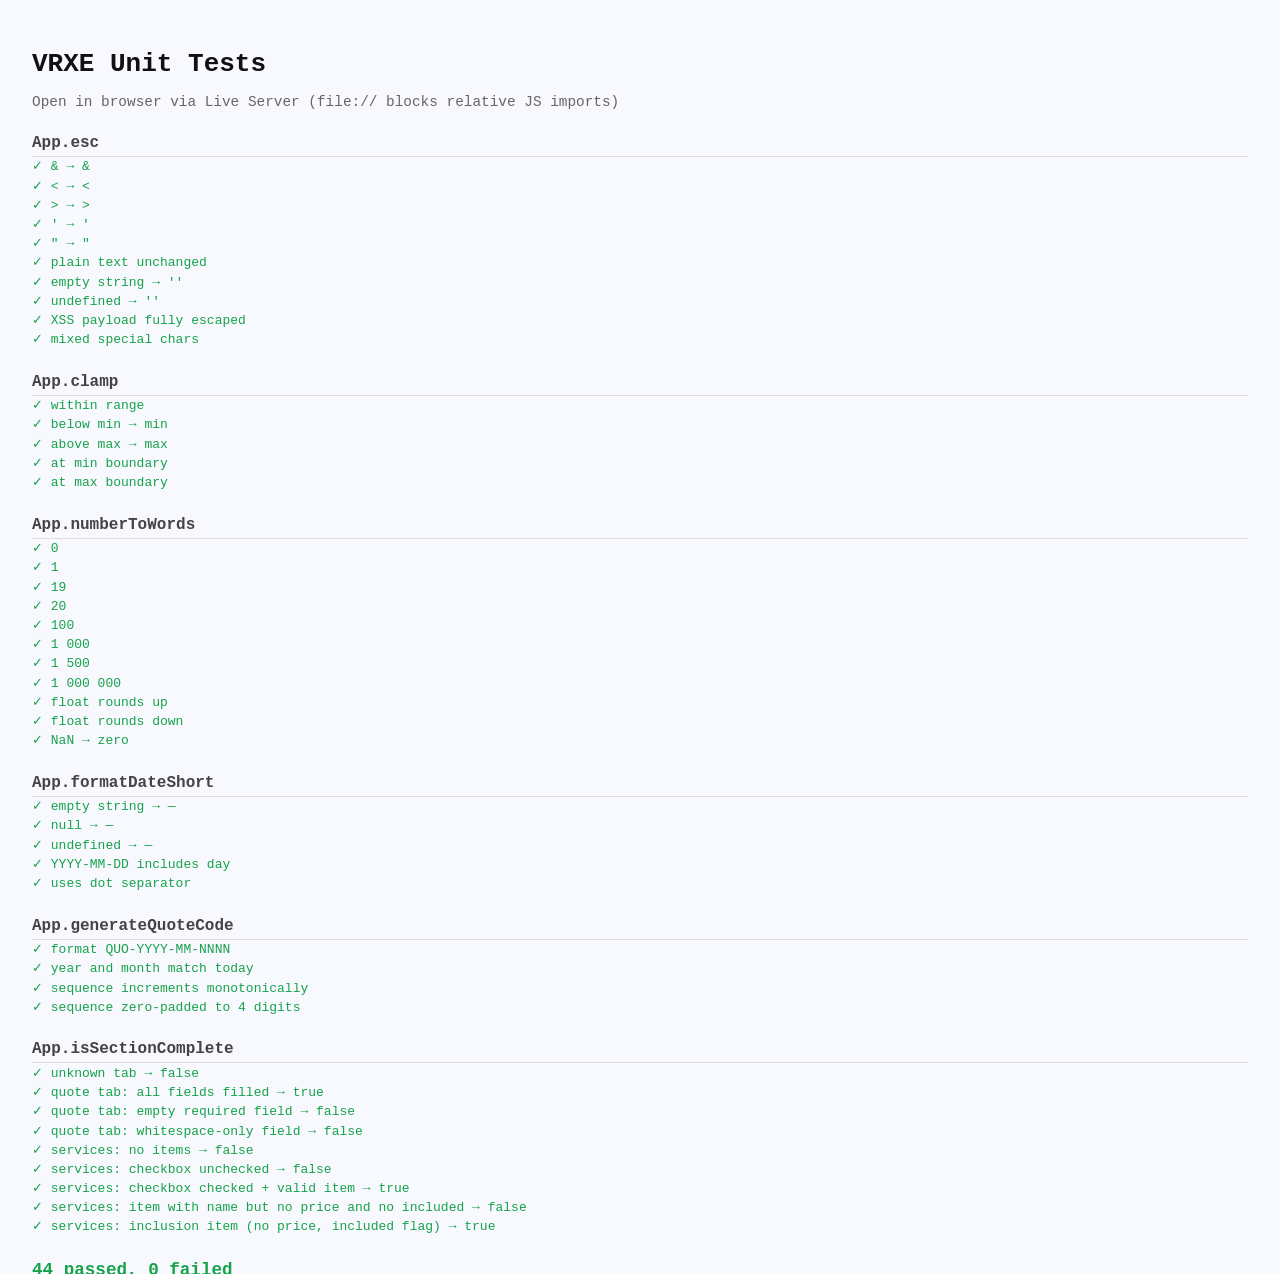
<file: tests/test.html>
<!DOCTYPE html>
<html lang="en">
<head>
  <meta charset="UTF-8" />
  <title>VRXE Tests</title>
  <style>
    body   { font-family: monospace; padding: 1.5rem; background: #f8f8ff; color: #111; }
    h1     { margin-bottom: 0.25rem; }
    .meta  { color: #666; margin-bottom: 1.5rem; font-size: 0.9rem; }
    .suite { margin-top: 1.5rem; font-size: 1rem; font-weight: bold; color: #444; border-bottom: 1px solid #ddd; padding-bottom: 0.25rem; }
    .pass  { color: #16a34a; }
    .fail  { color: #dc2626; font-weight: bold; }
    .row   { padding: 0.1rem 0; }
    #summary { margin-top: 1.5rem; font-size: 1.1rem; font-weight: bold; }
  </style>
</head>
<body>
  <h1>VRXE Unit Tests</h1>
  <p class="meta">Open in browser via Live Server (file:// blocks relative JS imports)</p>
  <div id="output"></div>
  <div id="summary"></div>

  <script>
    window.App = window.App || {};
    App.$ = (id) => document.getElementById(id);
    App.tabOrder = ["quote", "client", "event", "services"];
    App.state    = { activeTab: "quote", previewScale: 1, isFitMode: true };
    App.fields   = [];
  </script>
  <script src="../js/utils.js"></script>
  <script src="../js/tabs.js"></script>

  <script>
    // ── Minimal test runner ───────────────────────────────────
    const results = [];
    let   suite   = "";

    function describe(name) { suite = name; }

    function test(name, fn) {
      try {
        fn();
        results.push({ suite, name, pass: true });
      } catch (e) {
        results.push({ suite, name, pass: false, error: e.message });
      }
    }

    function assert(cond, msg) {
      if (!cond) throw new Error(msg || "Assertion failed");
    }

    function assertEqual(a, b) {
      if (a !== b) throw new Error(`Expected ${JSON.stringify(b)}, got ${JSON.stringify(a)}`);
    }

    // ── App.esc ───────────────────────────────────────────────
    describe("App.esc");
    test("& → &amp;",                 () => assertEqual(App.esc("&"),  "&amp;"));
    test("< → &lt;",                  () => assertEqual(App.esc("<"),  "&lt;"));
    test("> → &gt;",                  () => assertEqual(App.esc(">"),  "&gt;"));
    test("' → &#39;",                 () => assertEqual(App.esc("'"),  "&#39;"));
    test('" → &quot;',                () => assertEqual(App.esc('"'),  "&quot;"));
    test("plain text unchanged",      () => assertEqual(App.esc("hello"), "hello"));
    test("empty string → ''",         () => assertEqual(App.esc(""), ""));
    test("undefined → ''",            () => assertEqual(App.esc(), ""));
    test("XSS payload fully escaped", () => {
      const out = App.esc('<script>alert("xss")<\/script>');
      assert(!out.includes("<script>"),    `raw <script> must be escaped — got: ${out}`);
      assert(!out.includes("<\/script>"), `raw <\/script> must be escaped — got: ${out}`);
    });
    test("mixed special chars",       () => {
      assertEqual(App.esc("a&b<c>d'e\"f"), "a&amp;b&lt;c&gt;d&#39;e&quot;f");
    });

    // ── App.clamp ─────────────────────────────────────────────
    describe("App.clamp");
    test("within range",   () => assertEqual(App.clamp(5,  1, 10), 5));
    test("below min → min",() => assertEqual(App.clamp(0,  1, 10), 1));
    test("above max → max",() => assertEqual(App.clamp(20, 1, 10), 10));
    test("at min boundary",() => assertEqual(App.clamp(1,  1, 10), 1));
    test("at max boundary",() => assertEqual(App.clamp(10, 1, 10), 10));

    // ── App.numberToWords ─────────────────────────────────────
    describe("App.numberToWords");
    test("0",                  () => assertEqual(App.numberToWords(0),         "Zero Pesos Only"));
    test("1",                  () => assertEqual(App.numberToWords(1),         "One Pesos Only"));
    test("19",                 () => assertEqual(App.numberToWords(19),        "Nineteen Pesos Only"));
    test("20",                 () => assertEqual(App.numberToWords(20),        "Twenty Pesos Only"));
    test("100",                () => assertEqual(App.numberToWords(100),       "One Hundred Pesos Only"));
    test("1 000",              () => assertEqual(App.numberToWords(1000),      "One Thousand Pesos Only"));
    test("1 500",              () => assertEqual(App.numberToWords(1500),      "One Thousand Five Hundred Pesos Only"));
    test("1 000 000",          () => assertEqual(App.numberToWords(1_000_000), "One Million Pesos Only"));
    test("float rounds up",    () => assertEqual(App.numberToWords(1.9),       "Two Pesos Only"));
    test("float rounds down",  () => assertEqual(App.numberToWords(1.4),       "One Pesos Only"));
    test("NaN → zero",         () => assertEqual(App.numberToWords(NaN),       "Zero Pesos Only"));

    // ── App.formatDateShort ───────────────────────────────────
    describe("App.formatDateShort");
    test("empty string → —",     () => assertEqual(App.formatDateShort(""), "—"));
    test("null → —",             () => assertEqual(App.formatDateShort(null), "—"));
    test("undefined → —",        () => assertEqual(App.formatDateShort(undefined), "—"));
    test("YYYY-MM-DD includes day", () => {
      const out = App.formatDateShort("2025-06-10");
      assert(out.includes("10"),                  `day missing — got: ${out}`);
      assert(out.includes("06") || out.includes("6"), `month missing — got: ${out}`);
      assert(out.includes("2025"),                `year missing — got: ${out}`);
    });
    test("uses dot separator", () => {
      const out = App.formatDateShort("2025-06-10");
      assert(out.includes("."), `expected dot separator — got: ${out}`);
    });

    // ── App.generateQuoteCode ─────────────────────────────────
    describe("App.generateQuoteCode");
    test("format QUO-YYYY-MM-NNNN", () => {
      const code = App.generateQuoteCode();
      assert(/^QUO-\d{4}-\d{2}-\d{4}$/.test(code), `bad format: ${code}`);
    });
    test("year and month match today", () => {
      const now   = new Date();
      const year  = String(now.getFullYear());
      const month = String(now.getMonth() + 1).padStart(2, "0");
      const code  = App.generateQuoteCode();
      assert(code.startsWith(`QUO-${year}-${month}-`), `expected prefix QUO-${year}-${month}- — got: ${code}`);
    });
    test("sequence increments monotonically", () => {
      const now   = new Date();
      const key   = `vrxe_quote_seq_${now.getFullYear()}_${String(now.getMonth() + 1).padStart(2, "0")}`;
      localStorage.removeItem(key);
      const n1 = parseInt(App.generateQuoteCode().split("-")[3], 10);
      const n2 = parseInt(App.generateQuoteCode().split("-")[3], 10);
      const n3 = parseInt(App.generateQuoteCode().split("-")[3], 10);
      assertEqual(n2, n1 + 1);
      assertEqual(n3, n1 + 2);
      localStorage.removeItem(key);
    });
    test("sequence zero-padded to 4 digits", () => {
      const now   = new Date();
      const key   = `vrxe_quote_seq_${now.getFullYear()}_${String(now.getMonth() + 1).padStart(2, "0")}`;
      localStorage.setItem(key, "0");
      const code  = App.generateQuoteCode();
      const seq   = code.split("-")[3];
      assertEqual(seq.length, 4);
      localStorage.removeItem(key);
    });

    // ── App.isSectionComplete ─────────────────────────────────
    describe("App.isSectionComplete");

    // Create hidden DOM fields for the quote tab
    ["quoteCode", "quoteDate", "serviceAvailed", "servicePeriod", "preparedBy"].forEach(id => {
      if (!document.getElementById(id)) {
        const el = document.createElement("input");
        el.id    = id;
        el.value = "test-value";
        el.style.display = "none";
        document.body.appendChild(el);
      }
    });

    test("unknown tab → false", () => assert(!App.isSectionComplete("nonexistent")));

    test("quote tab: all fields filled → true", () => {
      assert(App.isSectionComplete("quote"));
    });
    test("quote tab: empty required field → false", () => {
      const el   = document.getElementById("quoteCode");
      const prev = el.value;
      el.value   = "";
      assert(!App.isSectionComplete("quote"));
      el.value   = prev;
    });
    test("quote tab: whitespace-only field → false", () => {
      const el   = document.getElementById("serviceAvailed");
      const prev = el.value;
      el.value   = "   ";
      assert(!App.isSectionComplete("quote"));
      el.value   = prev;
    });

    test("services: no items → false", () => {
      App.getItems = () => [];
      assert(!App.isServiceSectionComplete());
    });
    test("services: checkbox unchecked → false", () => {
      let cb = document.getElementById("servicesVerified");
      if (!cb) {
        cb = document.createElement("input");
        cb.type = "checkbox";
        cb.id   = "servicesVerified";
        cb.style.display = "none";
        document.body.appendChild(cb);
      }
      cb.checked  = false;
      App.getItems = () => [{ service: "VR Booth", originalPrice: 5000, finalPrice: 5000 }];
      assert(!App.isServiceSectionComplete());
    });
    test("services: checkbox checked + valid item → true", () => {
      const cb    = document.getElementById("servicesVerified");
      cb.checked  = true;
      App.getItems = () => [{ service: "VR Booth", originalPrice: 5000, finalPrice: 5000 }];
      App.shouldRenderItem = () => true;
      assert(App.isServiceSectionComplete());
      cb.checked  = false;
    });
    test("services: item with name but no price and no included → false", () => {
      const cb   = document.getElementById("servicesVerified");
      cb.checked = true;
      App.getItems = () => [{ service: "VR Booth", originalPrice: 0, finalPrice: 0, included: false }];
      assert(!App.isServiceSectionComplete());
      cb.checked = false;
    });
    test("services: inclusion item (no price, included flag) → true", () => {
      const cb   = document.getElementById("servicesVerified");
      cb.checked = true;
      App.getItems = () => [{ service: "Labor", originalPrice: 0, finalPrice: 0, included: true }];
      App.shouldRenderItem = () => true;
      assert(App.isServiceSectionComplete());
      cb.checked = false;
    });

    // ── Render ────────────────────────────────────────────────
    const out     = document.getElementById("output");
    const summary = document.getElementById("summary");
    const pass    = results.filter(r => r.pass).length;
    const fail    = results.filter(r => !r.pass).length;

    const bySuite = results.reduce((acc, r) => {
      (acc[r.suite] = acc[r.suite] || []).push(r);
      return acc;
    }, {});

    out.innerHTML = Object.entries(bySuite).map(([s, rows]) =>
      `<div class="suite">${s}</div>` +
      rows.map(r =>
        `<div class="row ${r.pass ? "pass" : "fail"}">${r.pass ? "✓" : "✗"} ${r.name}${r.error ? ` — ${r.error}` : ""}</div>`
      ).join("")
    ).join("");

    summary.innerHTML = `<span class="${fail ? "fail" : "pass"}">${pass} passed, ${fail} failed</span>`;
  </script>
</body>
</html>
</file>
